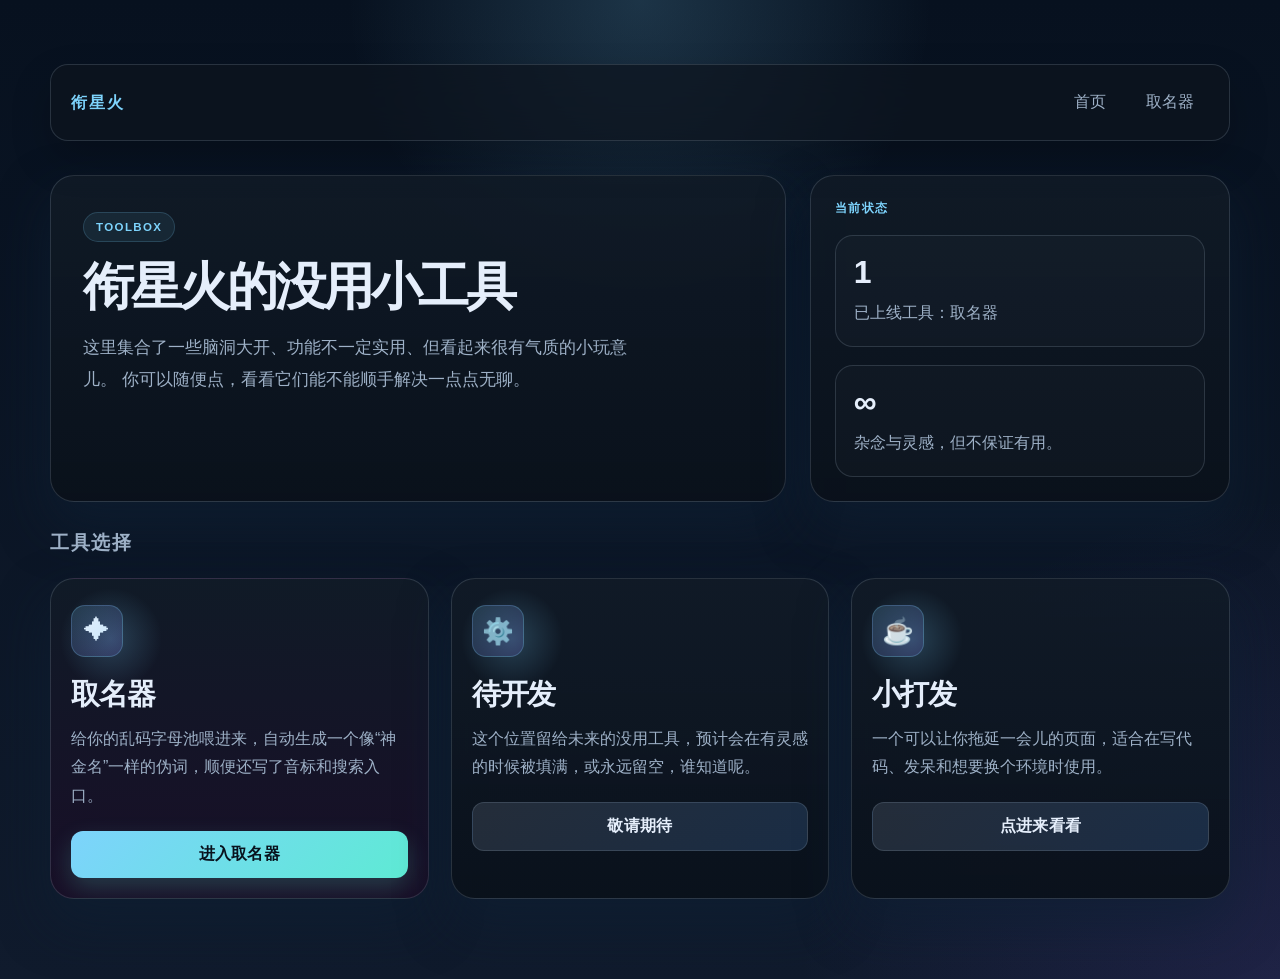
<file: index.html>
<!doctype html>
<html lang="zh-CN">
  <head>
    <meta charset="UTF-8" />
    <meta name="viewport" content="width=device-width, initial-scale=1.0" />
    <meta name="description" content="衔星火的没用小工具" />
    <title>衔星火的没用小工具</title>
    <style>
      :root {
        --bg: #07111f;
        --bg-2: #101b2d;
        --panel: rgba(16, 24, 37, 0.8);
        --panel-strong: rgba(11, 18, 28, 0.96);
        --border: rgba(148, 163, 184, 0.22);
        --text: #e5eefb;
        --muted: #9eb1c7;
        --accent: #7dd3fc;
        --accent-2: #8b5cf6;
        --accent-3: #34d399;
        --shadow: rgba(14, 32, 52, 0.6);
      }

      * { box-sizing: border-box; }

      html { scroll-behavior: smooth; }

      body {
        margin: 0;
        min-height: 100vh;
        font-family: "Segoe UI", Tahoma, Geneva, Verdana, sans-serif;
        color: var(--text);
        background:
          radial-gradient(circle at top, rgba(125, 211, 252, 0.18), transparent 25%),
          radial-gradient(circle at bottom right, rgba(139, 92, 246, 0.12), transparent 30%),
          linear-gradient(180deg, var(--bg) 0%, var(--bg-2) 100%);
      }

      a { color: inherit; text-decoration: none; }

      .page {
        width: min(1180px, calc(100% - 32px));
        margin: 0 auto;
        padding: 64px 0 80px;
      }

      .topbar {
        display: flex;
        align-items: center;
        justify-content: space-between;
        gap: 16px;
        margin-bottom: 34px;
        padding: 16px 20px;
        border: 1px solid var(--border);
        border-radius: 18px;
        background: rgba(14, 20, 31, 0.7);
        backdrop-filter: blur(20px);
        box-shadow: 0 18px 40px rgba(0, 0, 0, 0.18);
      }

      .brand {
        font-size: 1.02rem;
        letter-spacing: 0.12em;
        text-transform: uppercase;
        font-weight: 800;
        color: var(--accent);
      }

      .nav {
        display: flex;
        align-items: center;
        gap: 10px;
        flex-wrap: wrap;
      }

      .nav a {
        padding: 10px 14px;
        border-radius: 999px;
        border: 1px solid transparent;
        color: var(--muted);
        transition: all 0.2s ease;
      }

      .nav a:hover {
        border-color: var(--border);
        color: var(--text);
        background: rgba(255, 255, 255, 0.02);
      }

      .hero {
        display: grid;
        grid-template-columns: 1.4fr 0.8fr;
        gap: 24px;
        align-items: stretch;
        margin-bottom: 28px;
      }

      .hero-copy,
      .hero-panel,
      .tool-card {
        border: 1px solid var(--border);
        background: linear-gradient(180deg, rgba(17, 27, 39, 0.88), rgba(10, 17, 27, 0.96));
        border-radius: 24px;
        box-shadow: 0 24px 50px var(--shadow);
      }

      .hero-copy {
        padding: 36px 32px;
      }

      .eyebrow {
        margin: 0 0 18px;
        display: inline-block;
        padding: 8px 12px;
        border-radius: 999px;
        background: rgba(125, 211, 252, 0.08);
        border: 1px solid rgba(125, 211, 252, 0.18);
        color: var(--accent);
        font-size: 0.72rem;
        letter-spacing: 0.12em;
        text-transform: uppercase;
        font-weight: 700;
      }

      h1 {
        margin: 0 0 18px;
        font-size: clamp(2.6rem, 4vw, 5rem);
        line-height: 1.05;
        letter-spacing: -0.06em;
      }

      .lead {
        margin: 0;
        max-width: 60ch;
        color: var(--muted);
        font-size: 1.06rem;
        line-height: 1.9;
      }

      .hero-panel {
        padding: 24px;
        display: flex;
        flex-direction: column;
        justify-content: space-between;
      }

      .mini-label {
        color: var(--accent);
        font-size: 0.75rem;
        letter-spacing: 0.12em;
        text-transform: uppercase;
        font-weight: 700;
      }

      .status-box {
        margin-top: 18px;
        padding: 18px;
        border-radius: 18px;
        background: rgba(255, 255, 255, 0.02);
        border: 1px solid var(--border);
      }

      .status-box strong {
        display: block;
        font-size: 2rem;
        margin-bottom: 8px;
      }

      .status-box span {
        color: var(--muted);
        line-height: 1.8;
      }

      .tool-section {
        margin-top: 14px;
      }

      .section-title {
        margin: 0 0 22px;
        font-size: 1.2rem;
        letter-spacing: 0.08em;
        text-transform: uppercase;
        color: var(--muted);
      }

      .tool-grid {
        display: grid;
        grid-template-columns: repeat(3, minmax(0, 1fr));
        gap: 22px;
      }

      .tool-card {
        position: relative;
        overflow: hidden;
        padding: 26px 20px 20px;
        transition: transform 0.22s ease, border-color 0.22s ease, box-shadow 0.22s ease;
      }

      .tool-card::before {
        content: "";
        position: absolute;
        inset: 0 auto auto 0;
        width: 120px;
        height: 120px;
        background: radial-gradient(circle, rgba(125, 211, 252, 0.22), transparent 60%);
        pointer-events: none;
      }

      .tool-card:hover {
        transform: translateY(-4px);
        border-color: rgba(125, 211, 252, 0.28);
        box-shadow: 0 24px 42px rgba(17, 24, 39, 0.7);
      }

      .tool-card.featured {
        background: linear-gradient(180deg, rgba(17, 27, 39, 0.94), rgba(25, 14, 39, 0.96));
      }

      .tool-icon {
        width: 52px;
        height: 52px;
        display: inline-flex;
        align-items: center;
        justify-content: center;
        border-radius: 14px;
        background: linear-gradient(135deg, rgba(125, 211, 252, 0.18), rgba(139, 92, 246, 0.18));
        border: 1px solid rgba(125, 211, 252, 0.24);
        font-size: 1.6rem;
        margin-bottom: 18px;
      }

      .tool-card h2 {
        margin: 0 0 10px;
        font-size: 1.8rem;
        letter-spacing: -0.04em;
      }

      .tool-card p {
        margin: 0;
        color: var(--muted);
        line-height: 1.8;
      }

      .tool-link {
        display: inline-flex;
        align-items: center;
        justify-content: center;
        margin-top: 20px;
        width: 100%;
        padding: 13px 16px;
        border-radius: 12px;
        background: linear-gradient(135deg, var(--accent), #5eead4);
        color: #08121d;
        font-weight: 800;
        letter-spacing: 0.02em;
        transition: transform 0.2s ease, box-shadow 0.2s ease;
        box-shadow: 0 10px 24px rgba(94, 234, 212, 0.2);
      }

      .tool-link:hover {
        transform: translateY(-1px);
      }

      .tool-card.secondary .tool-link {
        background: linear-gradient(135deg, rgba(148, 163, 184, 0.18), rgba(96, 165, 250, 0.18));
        color: var(--text);
        border: 1px solid var(--border);
        box-shadow: none;
      }

      @media (max-width: 900px) {
        .hero {
          grid-template-columns: 1fr;
        }

        .tool-grid {
          grid-template-columns: 1fr;
        }
      }

      @media (max-width: 560px) {
        .topbar {
          flex-direction: column;
          align-items: flex-start;
        }

        .hero-copy {
          padding: 24px 18px;
        }
      }
    </style>
  </head>
  <body>
    <div class="page">
      <header class="topbar">
        <div class="brand">衔星火</div>
        <nav class="nav" aria-label="主导航">
          <a href="/">首页</a>
          <a href="/naming/">取名器</a>
        </nav>
      </header>

      <main>
        <section class="hero">
          <div class="hero-copy">
            <div class="eyebrow">Toolbox</div>
            <h1>衔星火的没用小工具</h1>
            <p class="lead">
              这里集合了一些脑洞大开、功能不一定实用、但看起来很有气质的小玩意儿。
              你可以随便点，看看它们能不能顺手解决一点点无聊。
            </p>
          </div>

          <aside class="hero-panel" aria-label="状态">
            <div>
              <div class="mini-label">当前状态</div>
              <div class="status-box">
                <strong>1</strong>
                <span>已上线工具：取名器</span>
              </div>
            </div>
            <div class="status-box">
              <strong>∞</strong>
              <span>杂念与灵感，但不保证有用。</span>
            </div>
          </aside>
        </section>

        <section class="tool-section" aria-label="工具选择">
          <h2 class="section-title">工具选择</h2>
          <div class="tool-grid">
            <article class="tool-card featured">
              <div class="tool-icon">✦</div>
              <h2>取名器</h2>
              <p>给你的乱码字母池喂进来，自动生成一个像“神金名”一样的伪词，顺便还写了音标和搜索入口。</p>
              <a class="tool-link" href="/naming/">进入取名器</a>
            </article>

            <article class="tool-card secondary">
              <div class="tool-icon">⚙️</div>
              <h2>待开发</h2>
              <p>这个位置留给未来的没用工具，预计会在有灵感的时候被填满，或永远留空，谁知道呢。</p>
              <a class="tool-link" href="/" aria-disabled="true">敬请期待</a>
            </article>

            <article class="tool-card secondary">
              <div class="tool-icon">☕</div>
              <h2>小打发</h2>
              <p>一个可以让你拖延一会儿的页面，适合在写代码、发呆和想要换个环境时使用。</p>
              <a class="tool-link" href="/" aria-disabled="true">点进来看看</a>
            </article>
          </div>
        </section>
      </main>
    </div>
  </body>
</html>
</file>
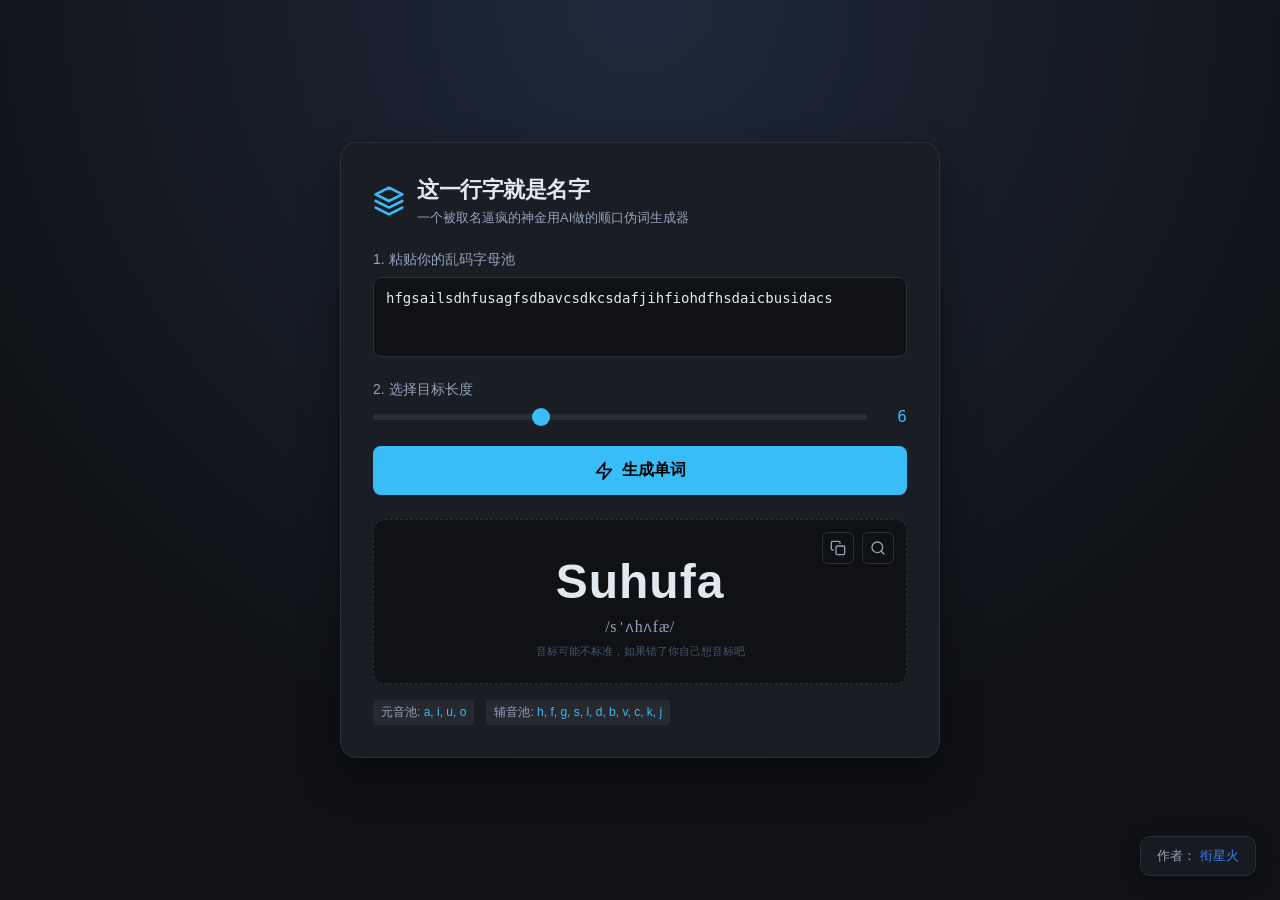
<file: naming/index.html>
<!DOCTYPE html>
<html lang="zh-CN">
<head>
    <meta charset="UTF-8">
    <meta name="viewport" content="width=device-width, initial-scale=1.0">
    <title>这一行字就是名字 | 伪词生成器</title>
    <style>
        :root {
            --bg: #0f1115;
            --panel: #1a1d24;
            --border: #2a2e38;
            --text: #e2e8f0;
            --text-dim: #94a3b8;
            --accent: #38bdf8;
            --accent-hover: #0ea5e9;
            --success: #10b981;
            --link: #3b82f6;
        }

        * {
            box-sizing: border-box;
            margin: 0;
            padding: 0;
            font-family: -apple-system, BlinkMacSystemFont, "Segoe UI", Roboto, Helvetica, Arial, sans-serif;
        }

        body {
            background-color: var(--bg);
            color: var(--text);
            display: flex;
            flex-direction: column;
            align-items: center;
            justify-content: center;
            min-height: 100vh;
            padding: 20px;
            background-image: radial-gradient(circle at 50% 0%, #1e293b 0%, var(--bg) 70%);
        }

        .container {
            width: 100%;
            max-width: 600px;
            background: var(--panel);
            border: 1px solid var(--border);
            border-radius: 16px;
            padding: 32px;
            box-shadow: 0 20px 40px rgba(0, 0, 0, 0.4);
        }

        .header {
            display: flex;
            align-items: center;
            gap: 12px;
            margin-bottom: 24px;
        }

        .header svg {
            width: 32px;
            height: 32px;
            color: var(--accent);
            flex-shrink: 0;
        }

        .header h1 {
            font-size: 22px;
            font-weight: 700;
            letter-spacing: -0.5px;
        }

        .header p {
            font-size: 13px;
            color: var(--text-dim);
            margin-top: 4px;
        }

        .form-group {
            margin-bottom: 20px;
        }

        label {
            display: block;
            font-size: 14px;
            font-weight: 500;
            color: var(--text-dim);
            margin-bottom: 8px;
        }

        textarea {
            width: 100%;
            height: 80px;
            background: var(--bg);
            border: 1px solid var(--border);
            border-radius: 8px;
            padding: 12px;
            color: var(--text);
            font-size: 14px;
            resize: none;
            outline: none;
            transition: border-color 0.2s;
            font-family: monospace;
        }

        textarea:focus {
            border-color: var(--accent);
        }

        .slider-container {
            display: flex;
            align-items: center;
            gap: 16px;
        }

        input[type="range"] {
            flex: 1;
            -webkit-appearance: none;
            background: var(--border);
            height: 6px;
            border-radius: 3px;
            outline: none;
        }

        input[type="range"]::-webkit-slider-thumb {
            -webkit-appearance: none;
            width: 18px;
            height: 18px;
            border-radius: 50%;
            background: var(--accent);
            cursor: pointer;
            transition: transform 0.1s;
        }

        input[type="range"]::-webkit-slider-thumb:hover {
            transform: scale(1.2);
        }

        .length-val {
            font-family: monospace;
            font-size: 16px;
            color: var(--accent);
            width: 24px;
            text-align: right;
        }

        .main-btn {
            width: 100%;
            padding: 14px;
            background: var(--accent);
            color: #000;
            border: none;
            border-radius: 8px;
            font-size: 16px;
            font-weight: 600;
            cursor: pointer;
            transition: all 0.2s;
            display: flex;
            justify-content: center;
            align-items: center;
            gap: 8px;
        }

        .main-btn:hover {
            background: var(--accent-hover);
        }

        .result-box {
            margin-top: 24px;
            padding: 24px;
            background: var(--bg);
            border: 1px dashed var(--border);
            border-radius: 12px;
            text-align: center;
            position: relative;
            overflow: hidden;
        }

        .result-word {
            font-size: 48px;
            font-weight: 700;
            letter-spacing: 1px;
            color: var(--text);
            margin-bottom: 8px;
            transition: opacity 0.2s;
            padding-top: 10px;
        }

        .result-phonetic {
            font-family: 'Times New Roman', Times, serif;
            color: var(--text-dim);
            font-size: 16px;
            letter-spacing: 0.5px;
        }

        .phonetic-warning {
            font-family: -apple-system, BlinkMacSystemFont, "Segoe UI", Roboto, sans-serif;
            font-size: 11px;
            color: #475569;
            margin-top: 6px;
            user-select: none;
        }

        .action-group {
            position: absolute;
            top: 12px;
            right: 12px;
            display: flex;
            gap: 8px;
            z-index: 10;
        }

        .icon-btn {
            background: transparent;
            border: 1px solid var(--border);
            color: var(--text-dim);
            width: 32px;
            height: 32px;
            padding: 0;
            display: flex;
            align-items: center;
            justify-content: center;
            border-radius: 6px;
            cursor: pointer;
            transition: all 0.2s;
        }

        .icon-btn:hover {
            background: var(--border);
            color: var(--text);
        }

        .icon-btn svg {
            width: 16px;
            height: 16px;
            display: block;
        }

        .pool-info {
            margin-top: 16px;
            display: flex;
            gap: 12px;
            font-size: 12px;
            font-family: monospace;
        }

        .pool-tag {
            padding: 4px 8px;
            border-radius: 4px;
            background: rgba(255, 255, 255, 0.05);
            color: var(--text-dim);
        }

        .pool-tag span {
            color: var(--accent);
        }

        .author-card {
            position: fixed;
            bottom: 24px;
            right: 24px;
            background: rgba(26, 29, 36, 0.85);
            backdrop-filter: blur(8px);
            -webkit-backdrop-filter: blur(8px);
            border: 1px solid var(--border);
            padding: 10px 16px;
            border-radius: 10px;
            font-size: 13px;
            color: var(--text-dim);
            box-shadow: 0 4px 20px rgba(0, 0, 0, 0.3);
            z-index: 50;
            display: flex;
            align-items: center;
            gap: 4px;
            transition: border-color 0.3s ease;
        }

        .author-card:hover {
            border-color: var(--text-dim);
        }

        .author-card a {
            color: var(--link);
            text-decoration: none;
            font-weight: 500;
            transition: color 0.2s;
        }

        .author-card a:hover {
            color: var(--accent);
            text-decoration: underline;
        }

        @keyframes pop {
            0% { transform: scale(0.95); opacity: 0; }
            100% { transform: scale(1); opacity: 1; }
        }

        .animate-pop {
            animation: pop 0.3s cubic-bezier(0.175, 0.885, 0.32, 1.275) forwards;
        }

        @media (max-width: 480px) {
            .author-card {
                bottom: 16px;
                right: 16px;
                padding: 8px 12px;
                font-size: 12px;
            }
        }
    </style>
</head>
<body>
<div class="container">
    <div class="header">
        <svg viewBox="0 0 24 24" fill="none" stroke="currentColor" stroke-width="2" stroke-linecap="round" stroke-linejoin="round">
            <path d="M12 2L2 7l10 5 10-5-10-5zM2 17l10 5 10-5M2 12l10 5 10-5"/>
        </svg>
        <div>
            <h1>这一行字就是名字</h1>
            <p>一个被取名逼疯的神金用AI做的顺口伪词生成器</p>
        </div>
    </div>

    <div class="form-group">
        <label for="poolInput">1. 粘贴你的乱码字母池</label>
        <textarea id="poolInput" placeholder="例如: hfgsailsdhfusagfsdbavcsdkcsdafjihfiohdfhsdaicbusidacs">hfgsailsdhfusagfsdbavcsdkcsdafjihfiohdfhsdaicbusidacs</textarea>
    </div>

    <div class="form-group">
        <label>2. 选择目标长度</label>
        <div class="slider-container">
            <input type="range" id="lenSlider" min="3" max="12" value="6">
            <span class="length-val" id="lenVal">6</span>
        </div>
    </div>

    <button id="generateBtn" class="main-btn">
        <svg width="20" height="20" viewBox="0 0 24 24" fill="none" stroke="currentColor" stroke-width="2" stroke-linecap="round" stroke-linejoin="round">
            <polygon points="13 2 3 14 12 14 11 22 21 10 12 10 13 2"></polygon>
        </svg>
        生成单词
    </button>

    <div class="result-box">
        <div class="action-group">
            <button class="icon-btn" id="copyBtn" title="复制">
                <svg viewBox="0 0 24 24" fill="none" stroke="currentColor" stroke-width="2" stroke-linecap="round" stroke-linejoin="round">
                    <rect x="9" y="9" width="13" height="13" rx="2" ry="2"></rect>
                    <path d="M5 15H4a2 2 0 0 1-2-2V4a2 2 0 0 1 2-2h9a2 2 0 0 1 2 2v1"></path>
                </svg>
            </button>
            <button class="icon-btn" id="searchBtn" title="在必应搜索此名称">
                <svg viewBox="0 0 24 24" fill="none" stroke="currentColor" stroke-width="2" stroke-linecap="round" stroke-linejoin="round">
                    <circle cx="11" cy="11" r="8"></circle>
                    <line x1="21" y1="21" x2="16.65" y2="16.65"></line>
                </svg>
            </button>
        </div>
        <div class="result-word" id="resultWord">Ready</div>
        <div class="result-phonetic" id="resultPhonetic">等待生成</div>
        <div class="phonetic-warning">音标可能不标准，如果错了你自己想音标吧</div>
    </div>

    <div class="pool-info" id="poolInfo" style="display: none;">
        <div class="pool-tag">元音池: <span id="vowels"></span></div>
        <div class="pool-tag">辅音池: <span id="consonants"></span></div>
    </div>
</div>

<div class="author-card">
    作者：<a href="https://space.bilibili.com/3546895232272915" target="_blank" rel="noopener noreferrer">衔星火</a>
</div>

<script>
    const poolInput = document.getElementById('poolInput');
    const lenSlider = document.getElementById('lenSlider');
    const lenVal = document.getElementById('lenVal');
    const generateBtn = document.getElementById('generateBtn');
    const resultWord = document.getElementById('resultWord');
    const resultPhonetic = document.getElementById('resultPhonetic');
    const copyBtn = document.getElementById('copyBtn');
    const searchBtn = document.getElementById('searchBtn');
    const poolInfo = document.getElementById('poolInfo');
    const vowelsSpan = document.getElementById('vowels');
    const consonantsSpan = document.getElementById('consonants');

    const VOWELS = 'aeiouy';

    lenSlider.addEventListener('input', (e) => {
        lenVal.textContent = e.target.value;
    });

    function generateWord(pool, targetLength) {
        const cleanPool = pool.toLowerCase().replace(/[^a-z]/g, '');
        const vPool = cleanPool.split('').filter(c => VOWELS.includes(c));
        const cPool = cleanPool.split('').filter(c => !VOWELS.includes(c));

        poolInfo.style.display = 'flex';
        vowelsSpan.textContent = vPool.length ? [...new Set(vPool)].join(', ') : '无';
        consonantsSpan.textContent = cPool.length ? [...new Set(cPool)].join(', ') : '无';

        const finalV = vPool.length > 0 ? vPool : ['a', 'o', 'e'];
        const finalC = cPool.length > 0 ? cPool : ['s', 't', 'n', 'r'];

        let word = '';
        let isNextVowel = Math.random() > 0.7;

        while (word.length < targetLength) {
            if (isNextVowel) {
                word += finalV[Math.floor(Math.random() * finalV.length)];
            } else {
                word += finalC[Math.floor(Math.random() * finalC.length)];
                if (Math.random() > 0.8 && word.length < targetLength - 1) {
                    word += finalC[Math.floor(Math.random() * finalC.length)];
                }
            }
            isNextVowel = !isNextVowel;
        }

        let finalWord = word.slice(0, targetLength);
        finalWord = finalWord.charAt(0).toUpperCase() + finalWord.slice(1);

        return finalWord;
    }

    function generatePhonetic(word) {
        let p = word.toLowerCase();

        p = p.replace(/sh/g, 'ʃ')
             .replace(/ch/g, 'tʃ')
             .replace(/th/g, 'θ')
             .replace(/ph/g, 'f')
             .replace(/ck/g, 'k')
             .replace(/ng/g, 'ŋ')
             .replace(/qu/g, 'kw')
             .replace(/x/g, 'ks');

        p = p.replace(/a/g, 'æ')
             .replace(/e/g, 'e')
             .replace(/i/g, 'ɪ')
             .replace(/o/g, 'ɒ')
             .replace(/u/g, 'ʌ')
             .replace(/y/g, 'ɪ');

        if (p.endsWith('e')) {
            p = p.slice(0, -1) + 'ə';
        }

        const vowels = /[æeɪɒʌə]/;
        const idx = p.search(vowels);
        if (idx >= 0) {
            p = p.slice(0, idx) + 'ˈ' + p.slice(idx);
        }

        return `/${p}/`;
    }

    function render() {
        const pool = poolInput.value;
        const len = parseInt(lenSlider.value);

        if (!pool.trim()) {
            alert('请先输入字母池');
            return;
        }

        const newWord = generateWord(pool, len);

        resultWord.classList.remove('animate-pop');
        void resultWord.offsetWidth;

        resultWord.textContent = newWord;
        resultWord.classList.add('animate-pop');

        resultPhonetic.textContent = generatePhonetic(newWord);
    }

    generateBtn.addEventListener('click', render);

    copyBtn.addEventListener('click', async (e) => {
        e.preventDefault();
        const text = resultWord.textContent;
        if (text === 'Ready') return;

        try {
            await navigator.clipboard.writeText(text);
            const originalSvg = copyBtn.innerHTML;
            copyBtn.innerHTML = `<svg viewBox="0 0 24 24" fill="none" stroke="var(--success)" stroke-width="2" stroke-linecap="round" stroke-linejoin="round"><polyline points="20 6 9 17 4 12"></polyline></svg>`;
            setTimeout(() => {
                copyBtn.innerHTML = originalSvg;
            }, 1500);
        } catch (err) {
            alert('复制失败，请手动选择复制');
        }
    });

    searchBtn.addEventListener('click', (e) => {
        e.preventDefault();
        const text = resultWord.textContent;
        if (text === 'Ready') return;

        const searchUrl = `https://www.bing.com/search?q=${encodeURIComponent(text)}`;
        window.open(searchUrl, '_blank');
    });

    window.addEventListener('load', render);
</script>
</body>
</html>
</file>
